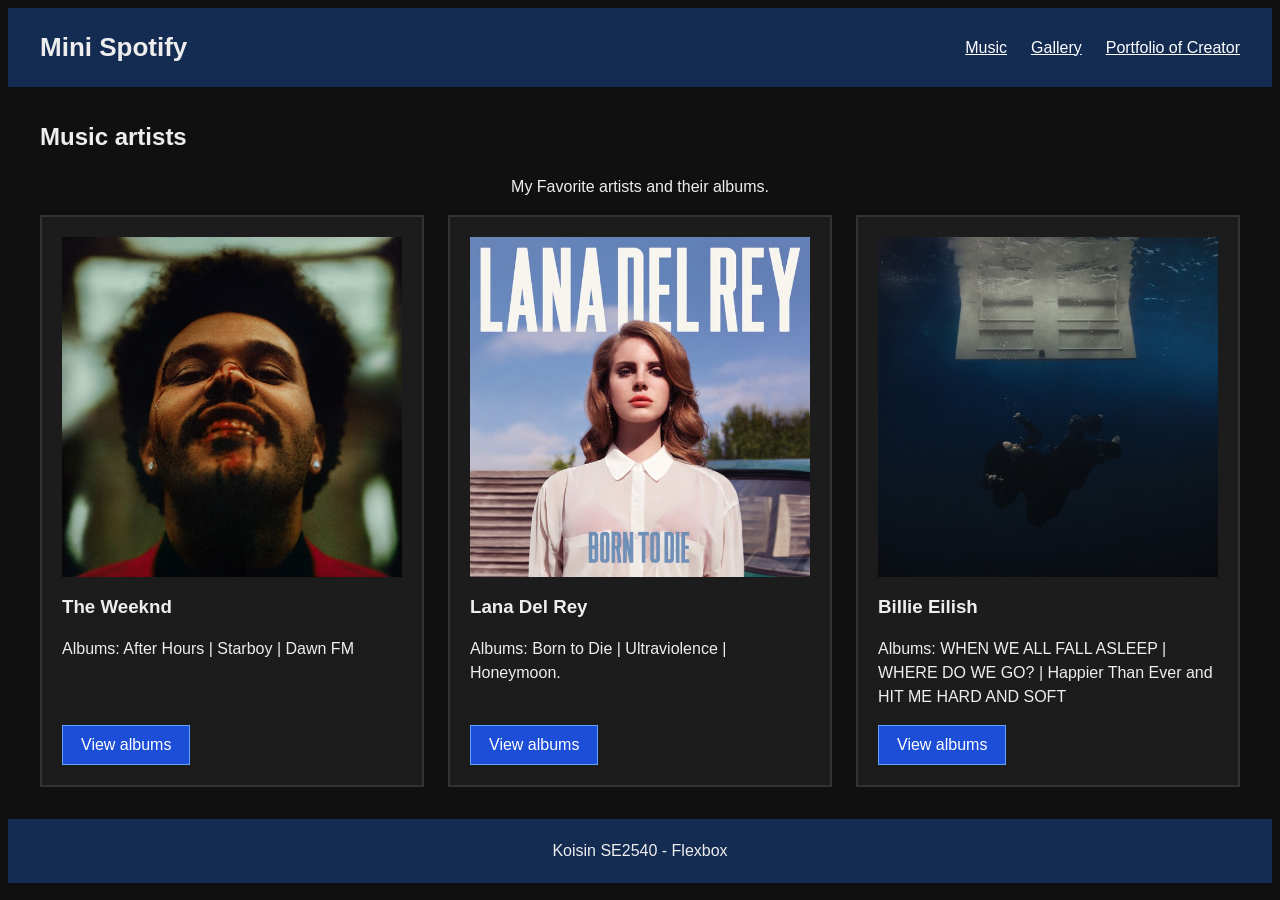
<file: index.html>
<!DOCTYPE html>
<html lang="en">
<head>
  <meta charset="UTF-8">
  <meta name="viewport" content="width=device-width, initial-scale=1.0">
  <title>Music - Assignment 2</title>
  <link rel="stylesheet" href="style.css">
</head>
<body>

  
  <header class="site-header">
    <h1>Mini Spotify</h1>

    <nav>
      <ul class="nav-links">
        <li><a href="index.html">Music</a></li>
        <li><a href="gallery.html">Gallery</a></li>
        <li><a href="portfolio.html">Portfolio of Creator</a></li>
      </ul>
    </nav>
  </header>

  <main class="page-content">
    <h2>Music artists</h2>
    <center><p>My Favorite artists and their albums.</p></center>

    <div class="card-row">

      <article class="artist-card">
        <img src="images/after-hours.jpg" alt="After Hours album cover">

        <h3>The Weeknd</h3>
        <p>Albums: After Hours | Starboy | Dawn FM</p>

        <form action="gallery.html#the-weeknd">
          <button type="submit">View albums</button>
        </form>
      </article>

      <article class="artist-card">
        <img src="images/born-to-die.jpg" alt="Born to Die album cover">

        <h3>Lana Del Rey</h3>
        <p>Albums: Born to Die | Ultraviolence | Honeymoon.</p>

        <form action="gallery.html#lana-del-rey">
          <button type="submit">View albums</button>
        </form>
      </article>

      <article class="artist-card">
        <img src="images/hit-me-hard-and-soft.jpg"
             alt="HIT ME HARD AND SOFT album cover">

        <h3>Billie Eilish</h3>
        <p>
          Albums: WHEN WE ALL FALL ASLEEP | WHERE DO WE GO? | Happier Than Ever and HIT ME HARD AND SOFT  
        </p>

        <form action="gallery.html#billie-eilish">
          <button type="submit">View albums</button>
        </form>
      </article>

    </div>
  </main>

  <footer class="site-footer">
    Koisin SE2540 - Flexbox
  </footer>

</body>
</html>
</file>
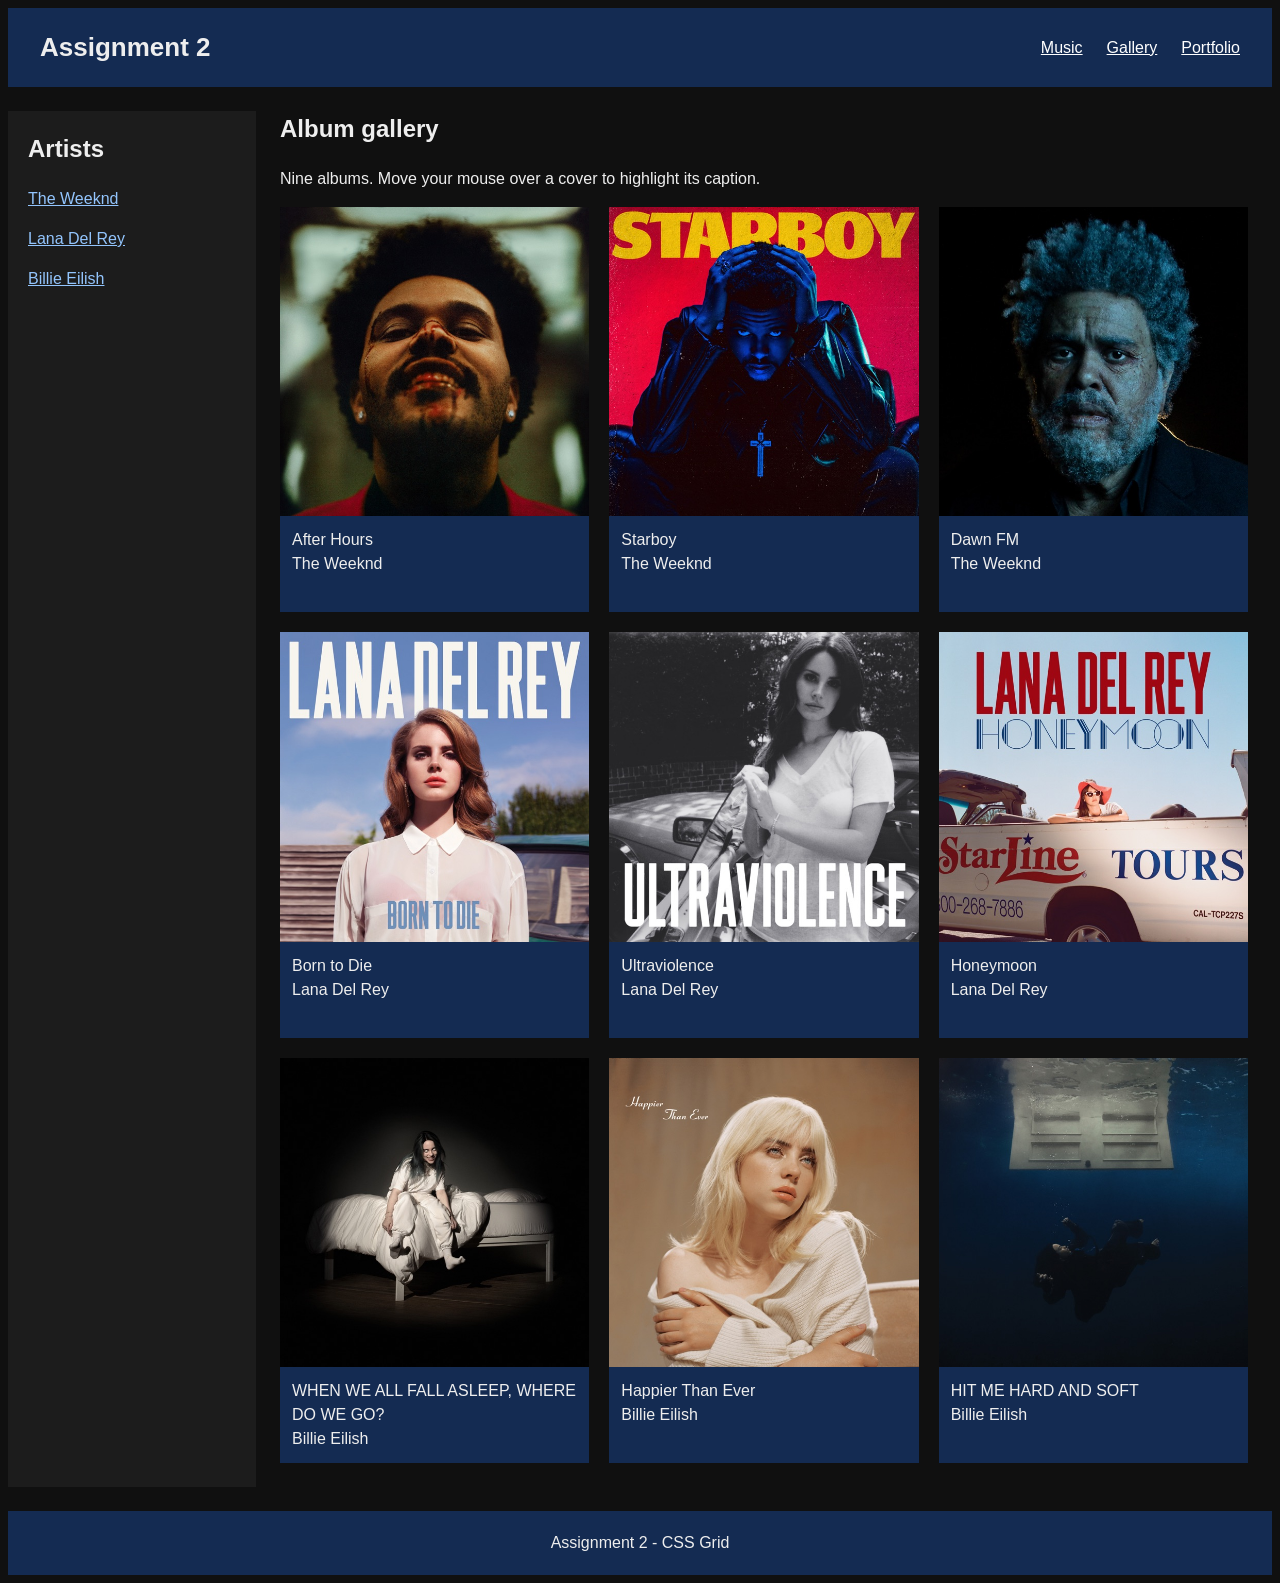
<file: gallery.html>
<!DOCTYPE html>
<html lang="en">
<head>
  <meta charset="UTF-8">
  <meta name="viewport" content="width=device-width, initial-scale=1.0">
  <title>Gallery - Assignment 2</title>
  <link rel="stylesheet" href="style.css">
</head>
<body>

  <!-- Task 2: Page Layout with Grid Areas -->
  <div class="gallery-page">

    <header class="site-header">
      <h1>Assignment 2</h1>

      <nav>
        <ul class="nav-links">
          <li><a href="index.html">Music</a></li>
          <li><a href="gallery.html">Gallery</a></li>
          <li><a href="portfolio.html">Portfolio</a></li>
        </ul>
      </nav>
    </header>

    <aside class="gallery-sidebar">
      <h2>Artists</h2>

      <p><a href="#the-weeknd">The Weeknd</a></p>
      <p><a href="#lana-del-rey">Lana Del Rey</a></p>
      <p><a href="#billie-eilish">Billie Eilish</a></p>
    </aside>

    <main class="gallery-main">
      <!-- Task 3: Image Gallery -->
      <h2>Album gallery</h2>
      <p>
        Nine albums. Move your mouse over a cover to highlight its caption.
      </p>

      <div class="album-gallery">

        <figure class="album" id="the-weeknd">
          <img src="images/after-hours.jpg" alt="After Hours album cover">
          <figcaption>
            After Hours<br>
            The Weeknd
          </figcaption>
        </figure>

        <figure class="album">
          <img src="images/starboy.jpg" alt="Starboy album cover">
          <figcaption>
            Starboy<br>
            The Weeknd
          </figcaption>
        </figure>

        <figure class="album">
          <img src="images/dawn-fm.jpg" alt="Dawn FM album cover">
          <figcaption>
            Dawn FM<br>
            The Weeknd
          </figcaption>
        </figure>

        <figure class="album" id="lana-del-rey">
          <img src="images/born-to-die.jpg" alt="Born to Die album cover">
          <figcaption>
            Born to Die<br>
            Lana Del Rey
          </figcaption>
        </figure>

        <figure class="album">
          <img src="images/ultraviolence.jpg" alt="Ultraviolence album cover">
          <figcaption>
            Ultraviolence<br>
            Lana Del Rey
          </figcaption>
        </figure>

        <figure class="album">
          <img src="images/honeymoon.jpg" alt="Honeymoon album cover">
          <figcaption>
            Honeymoon<br>
            Lana Del Rey
          </figcaption>
        </figure>

        <figure class="album" id="billie-eilish">
          <img src="images/when-we-all-fall-asleep.jpg"
               alt="WHEN WE ALL FALL ASLEEP, WHERE DO WE GO? album cover">
          <figcaption>
            WHEN WE ALL FALL ASLEEP, WHERE DO WE GO?<br>
            Billie Eilish
          </figcaption>
        </figure>

        <figure class="album">
          <img src="images/happier-than-ever.jpg"
               alt="Happier Than Ever album cover">
          <figcaption>
            Happier Than Ever<br>
            Billie Eilish
          </figcaption>
        </figure>

        <figure class="album">
          <img src="images/hit-me-hard-and-soft.jpg"
               alt="HIT ME HARD AND SOFT album cover">
          <figcaption>
            HIT ME HARD AND SOFT<br>
            Billie Eilish
          </figcaption>
        </figure>

      </div>
    </main>

    <footer class="site-footer">
      Assignment 2 - CSS Grid
    </footer>

  </div>

</body>
</html>
</file>
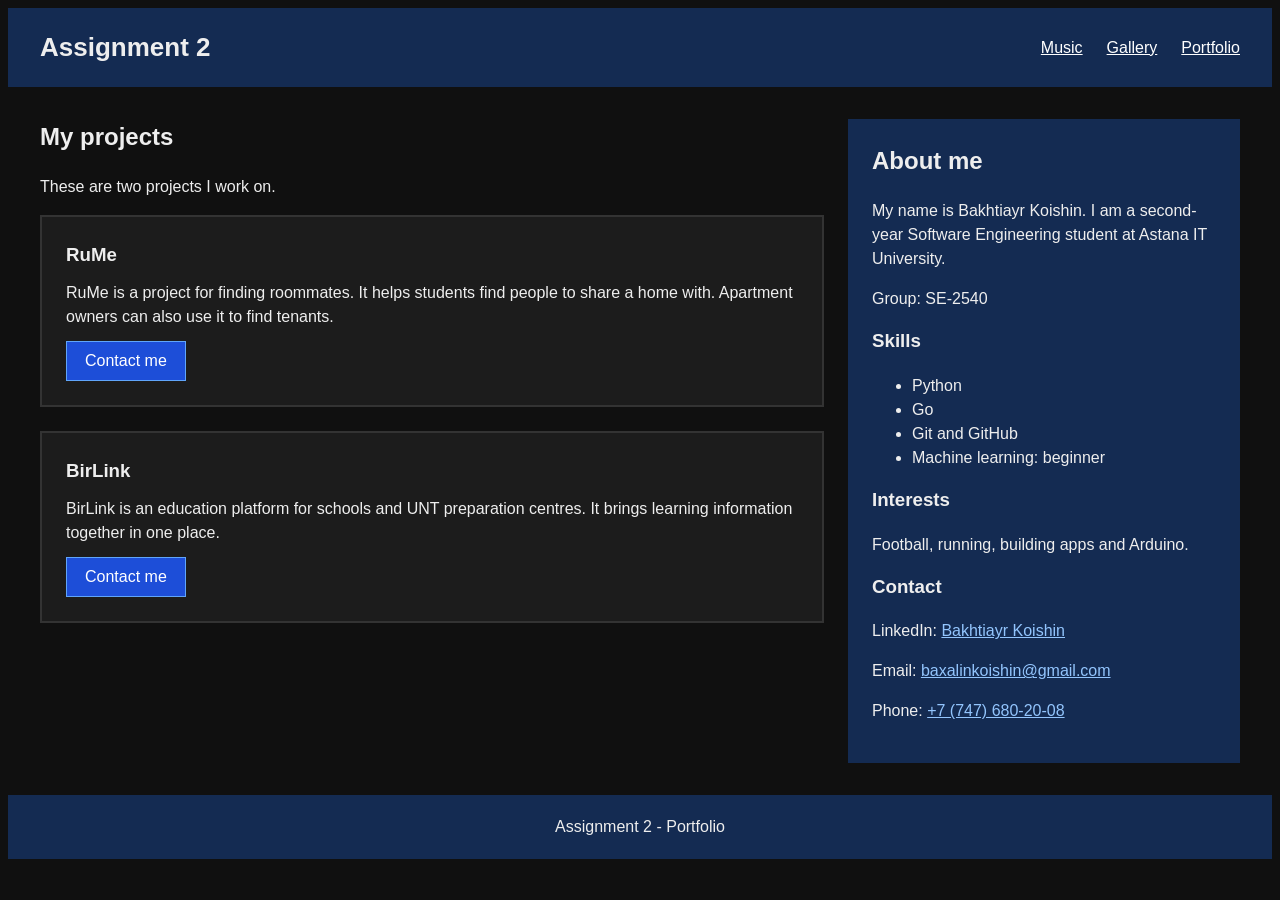
<file: portfolio.html>
<!DOCTYPE html>
<html lang="en">
<head>
  <meta charset="UTF-8">
  <meta name="viewport" content="width=device-width, initial-scale=1.0">
  <title>Portfolio - Assignment 2</title>
  <link rel="stylesheet" href="style.css">
</head>
<body>

  <!-- Task 4: Combining Flexbox and Grid -->
  <header class="site-header">
    <h1>Assignment 2</h1>

    <nav>
      <ul class="nav-links">
        <li><a href="index.html">Music</a></li>
        <li><a href="gallery.html">Gallery</a></li>
        <li><a href="portfolio.html">Portfolio</a></li>
      </ul>
    </nav>
  </header>

  <main class="portfolio-layout">

    <section class="projects">
      <h2>My projects</h2>
      <p>These are two projects I work on.</p>

      <article class="project-card">
        <h3>RuMe</h3>

        <p>
          RuMe is a project for finding roommates.
          It helps students find people to share a home with.
          Apartment owners can also use it to find tenants.
        </p>

        <form action="#contact">
          <button type="submit">Contact me</button>
        </form>
      </article>

      <article class="project-card">
        <h3>BirLink</h3>

        <p>
          BirLink is an education platform for schools and UNT
          preparation centres. It brings learning information
          together in one place.
        </p>

        <form action="#contact">
          <button type="submit">Contact me</button>
        </form>
      </article>
    </section>

    <aside class="about-me">
      <h2>About me</h2>

      <p>
        My name is Bakhtiayr Koishin.
        I am a second-year Software Engineering student
        at Astana IT University.
      </p>

      <p>Group: SE-2540</p>

      <h3>Skills</h3>
      <ul>
        <li>Python</li>
        <li>Go</li>
        <li>Git and GitHub</li>
        <li>Machine learning: beginner</li>
      </ul>

      <h3>Interests</h3>
      <p>Football, running, building apps and Arduino.</p>

      <div id="contact">
        <h3>Contact</h3>

        <p>
          LinkedIn:
          <a href="https://www.linkedin.com/in/bakhtiyar-koishin-378413415/">
            Bakhtiayr Koishin
          </a>
        </p>

        <p>
          Email:
          <a href="mailto:baxalinkoishin@gmail.com">
            baxalinkoishin@gmail.com
          </a>
        </p>

        <p>
          Phone:
          <a href="tel:+77476802008">+7 (747) 680-20-08</a>
        </p>
      </div>
    </aside>

  </main>

  <footer class="site-footer">
    Assignment 2 - Portfolio
  </footer>

</body>
</html>
</file>
<file: style.css>
body {
  margin: 1;
  background-color: #101010;
  color: #eeeeee;
  font-family: Arial, sans-serif;
  line-height: 1.5;
}

a {
  color: #93c5fd;
}

h1, h2, h3 {
  margin-top: 0;
}


.site-header {
  display: flex;
  justify-content: space-between;
  align-items: center;
  flex-wrap: wrap;
  gap: 16px;
  padding: 20px 32px;
  background-color: #142b52;
}

.site-header h1 {
  margin: 0;
  font-size: 26px;
}

.nav-links {
  display: flex;
  flex-wrap: wrap;
  gap: 24px;
  list-style: none;
  margin: 0;
  padding: 0;
}

.nav-links a {
  color: white;
}

.page-content {
  padding: 32px;
}


.card-row {
  display: flex;
  flex-wrap: wrap;
  align-items: stretch;
  gap: 24px;
}

.artist-card {
  display: flex;
  flex-direction: column;
  flex-grow: 1;
  flex-basis: 240px;
  padding: 20px;
  background-color: #1c1c1c;
  border: 2px solid #333333;
}

.artist-card img {
  width: 100%;
}

.artist-card h3 {
  margin-top: 16px;
  margin-bottom: 0;
}

.artist-card p {
  flex-grow: 1;
}

.artist-card:hover {
  border-color: #60a5fa;
}


button {
  background-color: #1d4ed8;
  color: white;
  border: 1px solid #60a5fa;
  padding: 10px 18px;
  font-size: 16px;
}

button:hover {
  background-color: #1e40af;
}


.site-footer {
  padding: 20px 32px;
  background-color: #142b52;
  text-align: center;
}

.gallery-page {
  display: grid;
  grid-template-columns: 1fr 4fr;
  grid-template-rows: auto 1fr auto;
  grid-template-areas:
    "header header"
    "sidebar main"
    "footer footer";
  gap: 24px;
}

.gallery-page .site-header {
  grid-area: header;
}

.gallery-sidebar {
  grid-area: sidebar;
  padding: 20px;
  background-color: #1c1c1c;
}

.gallery-main {
  grid-area: main;
  padding: 0 24px 24px 0;
}

.gallery-page .site-footer {
  grid-area: footer;
}


.album-gallery {
  display: grid;
  grid-template-columns: repeat(3, 1fr);
  grid-template-rows: repeat(3, 1fr);
  gap: 20px;
}

.album {
  display: flex;
  flex-direction: column;
  margin: 0;
  background-color: #1c1c1c;
}

.album img {
  width: 100%;
}

.album figcaption {
  flex-grow: 1;
  padding: 12px;
  background-color: #142b52;
}

.album:hover figcaption {
  background-color: #1d4ed8;
}


.portfolio-layout {
  display: grid;
  grid-template-columns: 2fr 1fr;
  gap: 24px;
  padding: 32px;
}

.project-card {
  display: flex;
  flex-direction: column;
  gap: 12px;
  margin-bottom: 24px;
  padding: 24px;
  border: 2px solid #333333;
  background-color: #1c1c1c;
}

.project-card h3, .project-card p {
  margin: 0;
}

.project-card form {
  align-self: flex-start;
}

.about-me {
  padding: 24px;
  background-color: #142b52;
}
</file>
